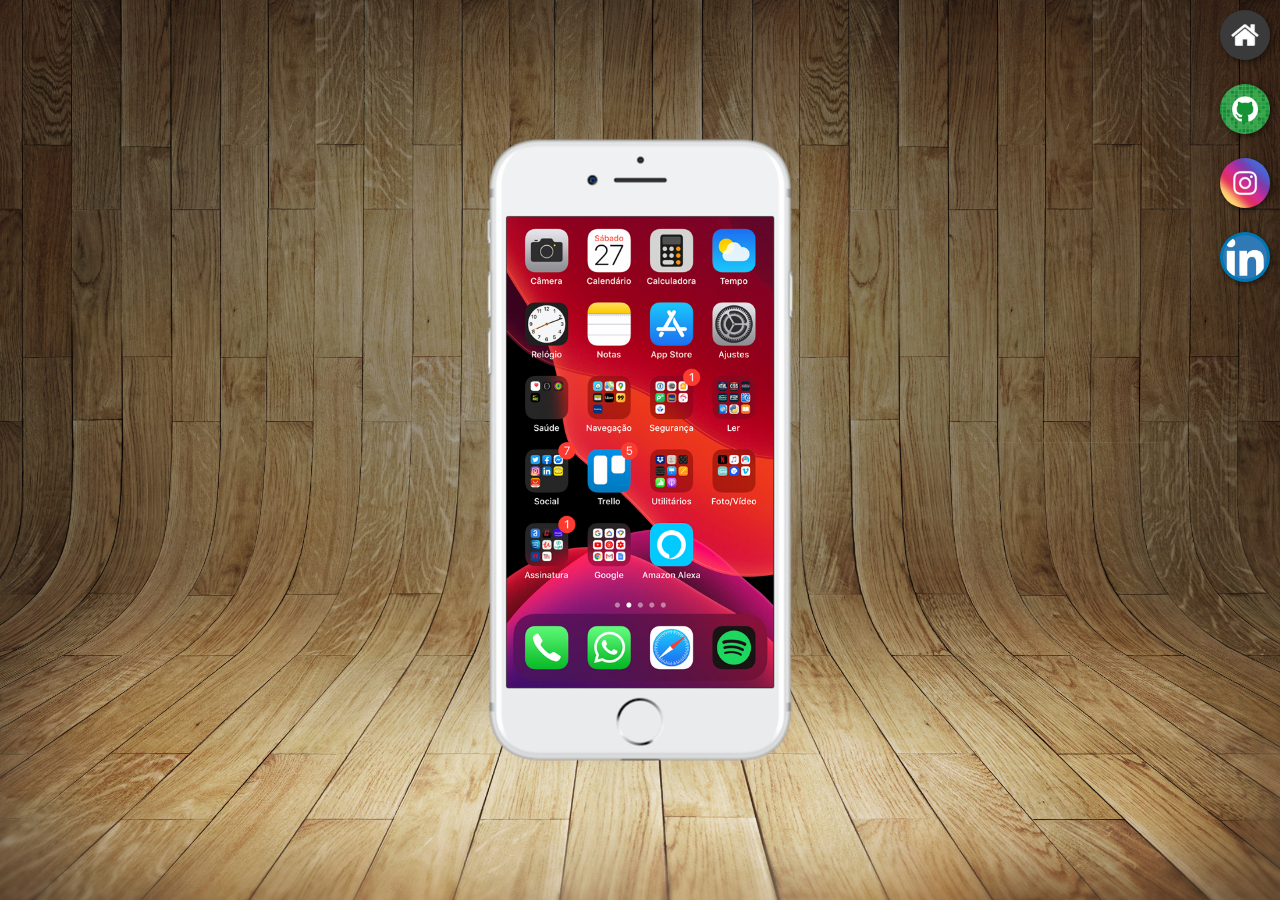
<file: index.html>
<!DOCTYPE html>
<html lang="pt-br">
<head>
    <meta charset="UTF-8">
    <meta name="viewport" content="width=device-width, initial-scale=1.0">
    <link rel="shortcut icon" href="favicon.ico" type="image/x-icon">
    <link rel="stylesheet" href="style/style.css">
    <title>Minhas Redes Sociais</title>
</head>
<body>
    <main>
        <section id="celular">
            <iframe src="home.html" name="home"  id="home" frameborder="0">
                Seu navegador não é compatível com este recurso.
            </iframe>
        </section>
        <section id="redes">
            <a href="home.html" target="home"><img src="images/logo-home.jpg" alt="Home"></a> <br>
            <a href="github.html" target="home"><img src="images/logo-github.jpg" alt="GitHub"></a> <br>
            <a href="instagram.html" target="home"><img src="images/logo-instagram.jpg" alt="Instagram"></a> <br>
            <a href="linkedin.html" target="home"><img src="images/logo-linkedin.jpg" alt="LinkedIn" id="linkedin"></a>
        </section>
    </main>
</body>
</html>
</file>
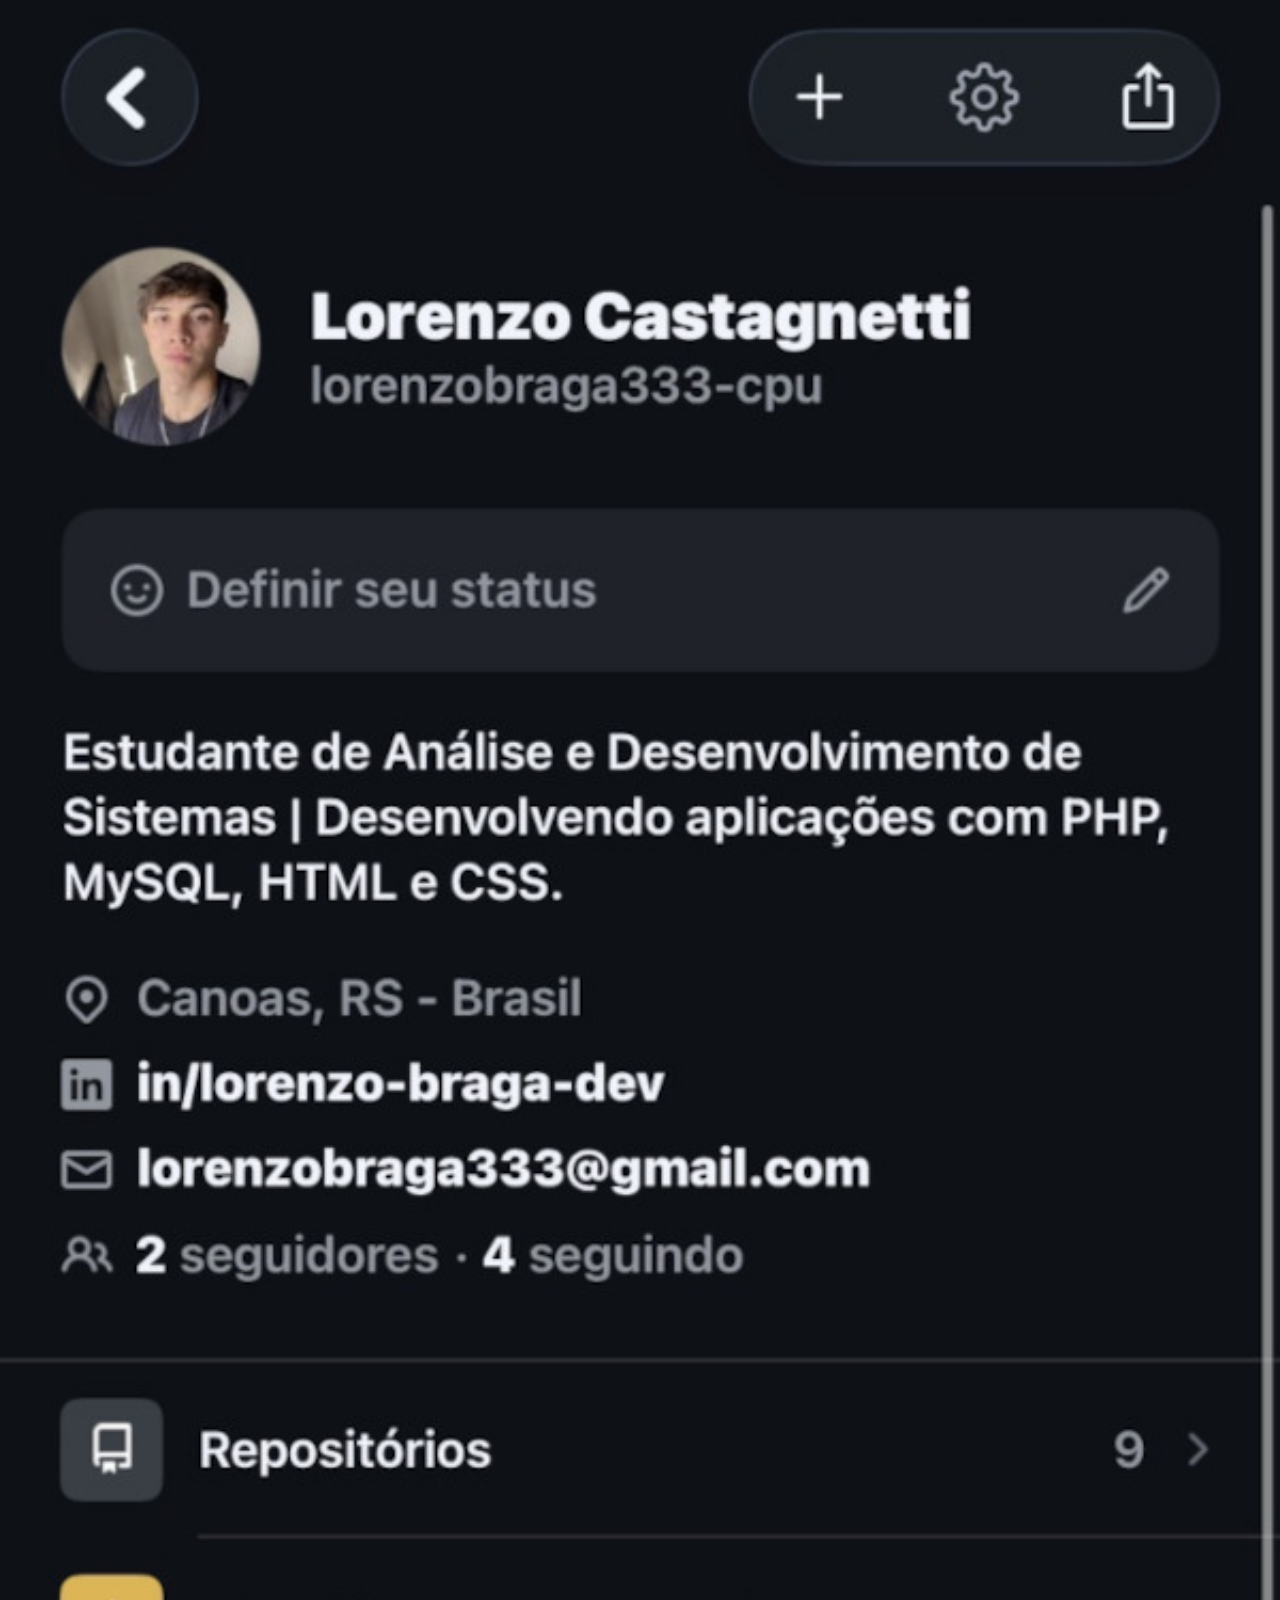
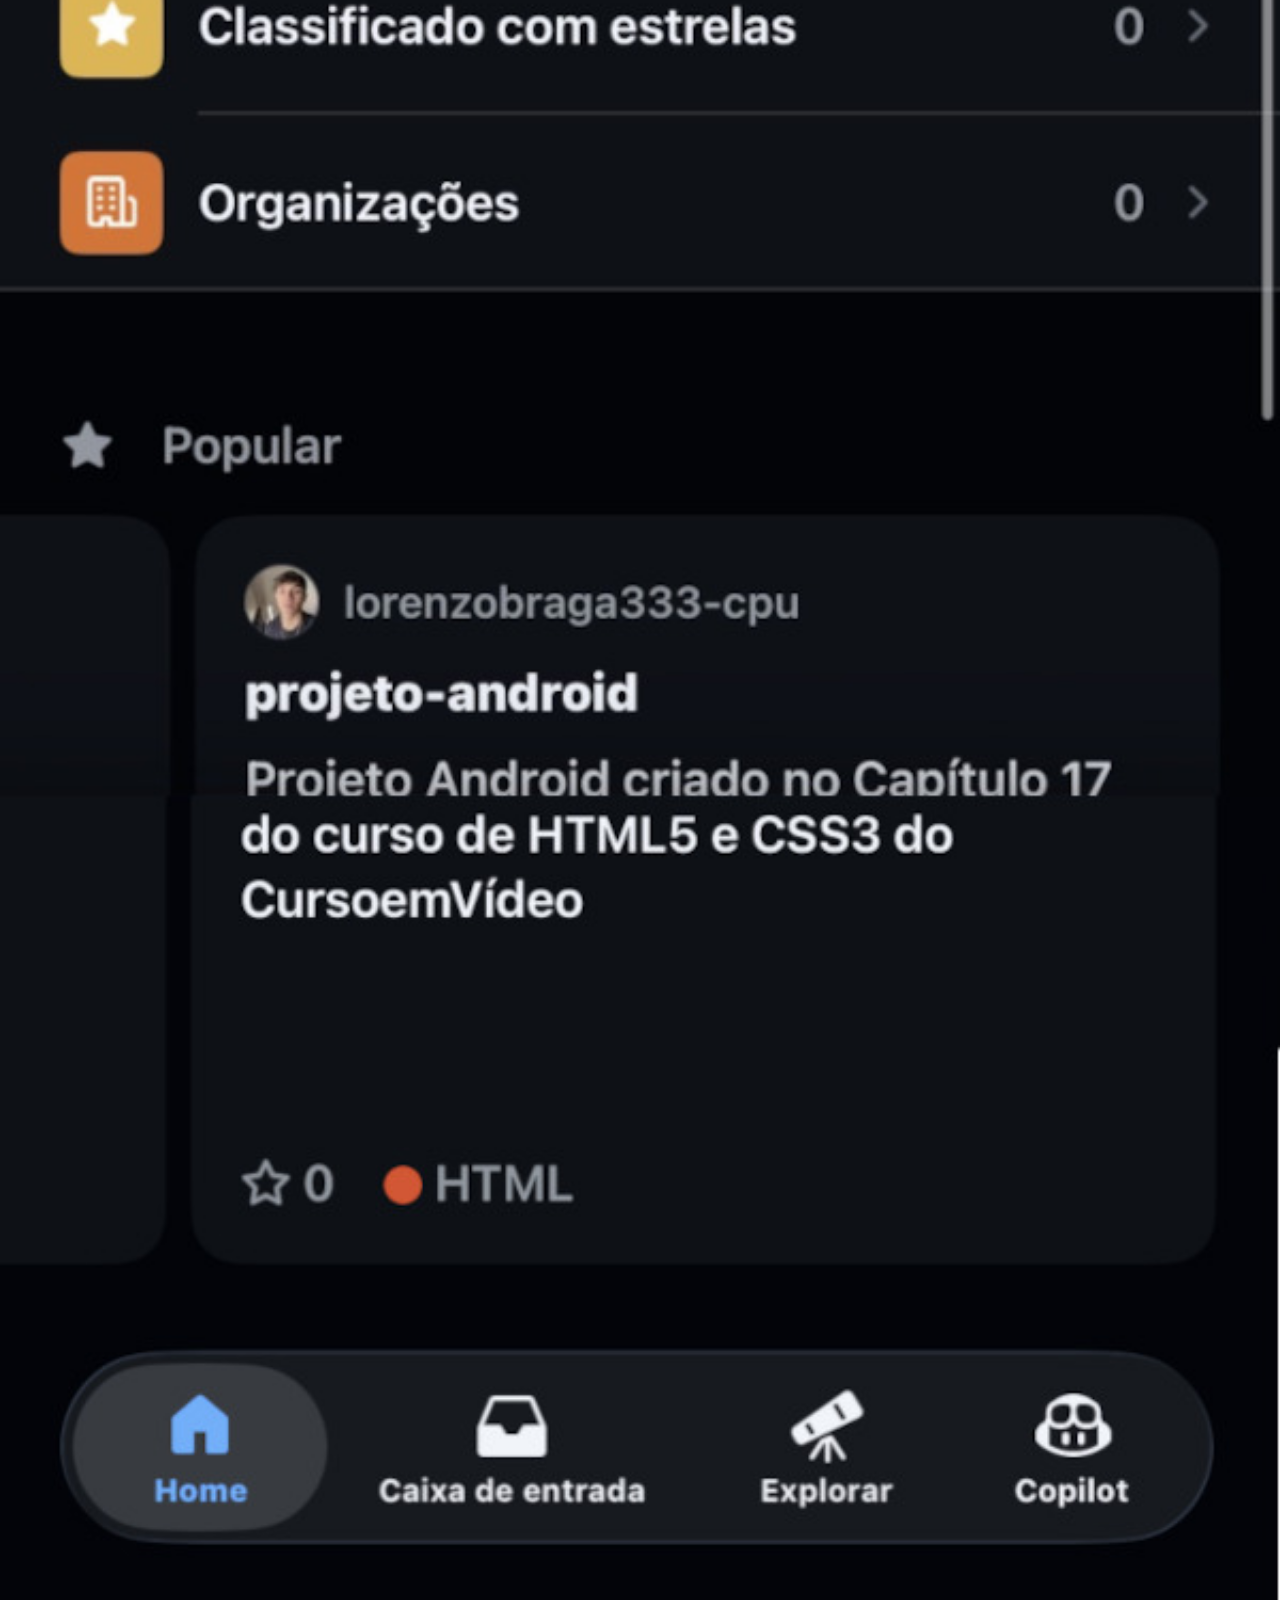
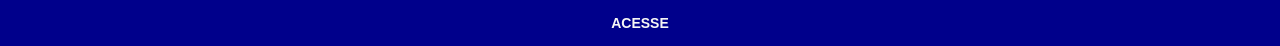
<file: github.html>
<!DOCTYPE html>
<html lang="pt-br">
<head>
    <meta charset="UTF-8">
    <meta name="viewport" content="width=device-width, initial-scale=1.0">
    <link rel="stylesheet" href="style/social.css">
    <title>GitHub</title>
</head>
<body>
    <img src="images/tela-github.jpg" alt="GitHub">
    <a href="https://github.com/lorenzobraga333-cpu" target="_blank">ACESSE</a>
</body>
</html>
</file>
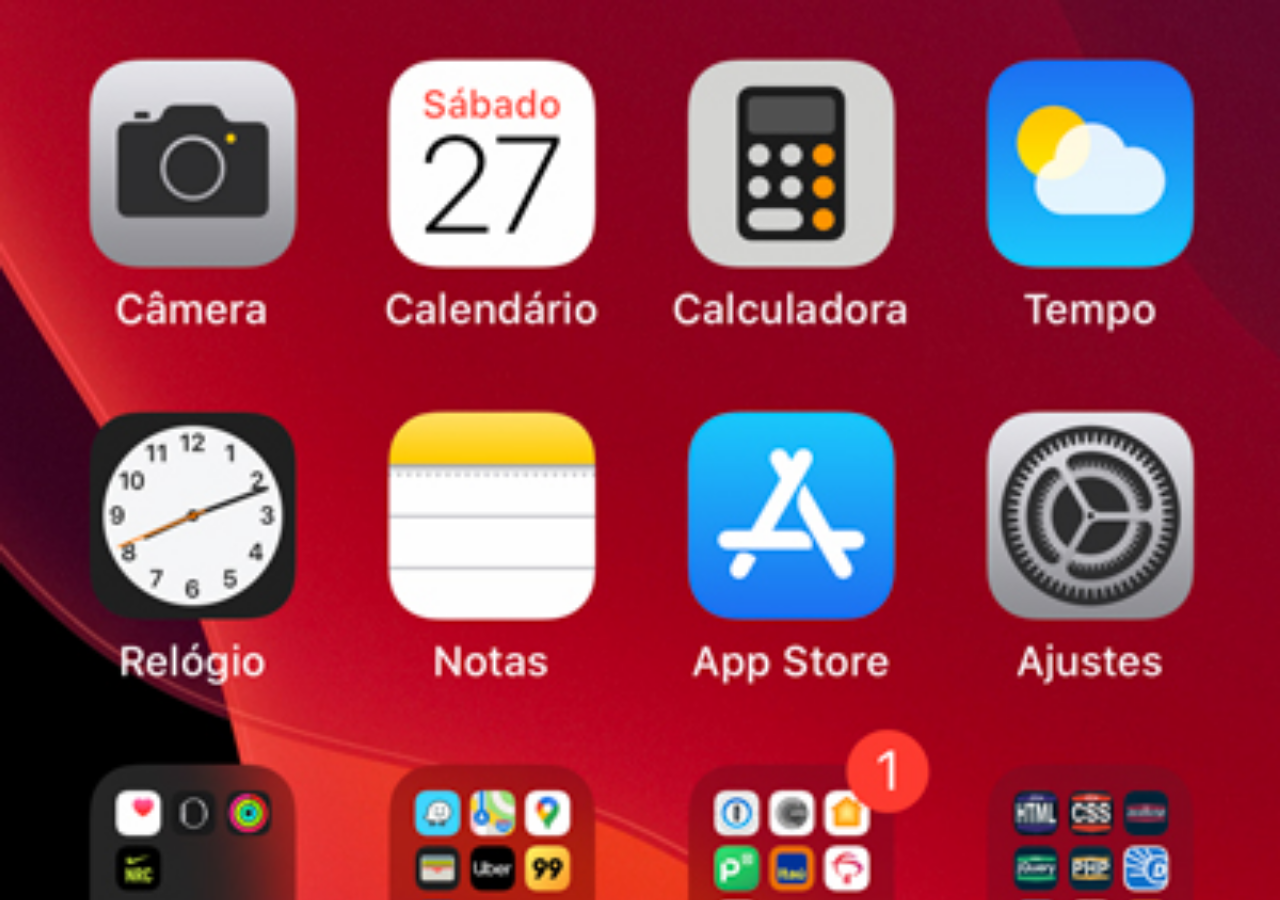
<file: home.html>
<!DOCTYPE html>
<html lang="pt-br">
<head>
    <meta charset="UTF-8">
    <meta name="viewport" content="width=device-width, initial-scale=1.0">
    <title>Home</title>
</head>
<style>
    * {
        margin: 0px;
        padding: 0px;
    }

    body {
        width: 100vw;
        height: 100vh;
        background: black url('images/tela-home.jpg') no-repeat top center / cover;
    }
</style>
<body>
    
</body>
</html>
</file>
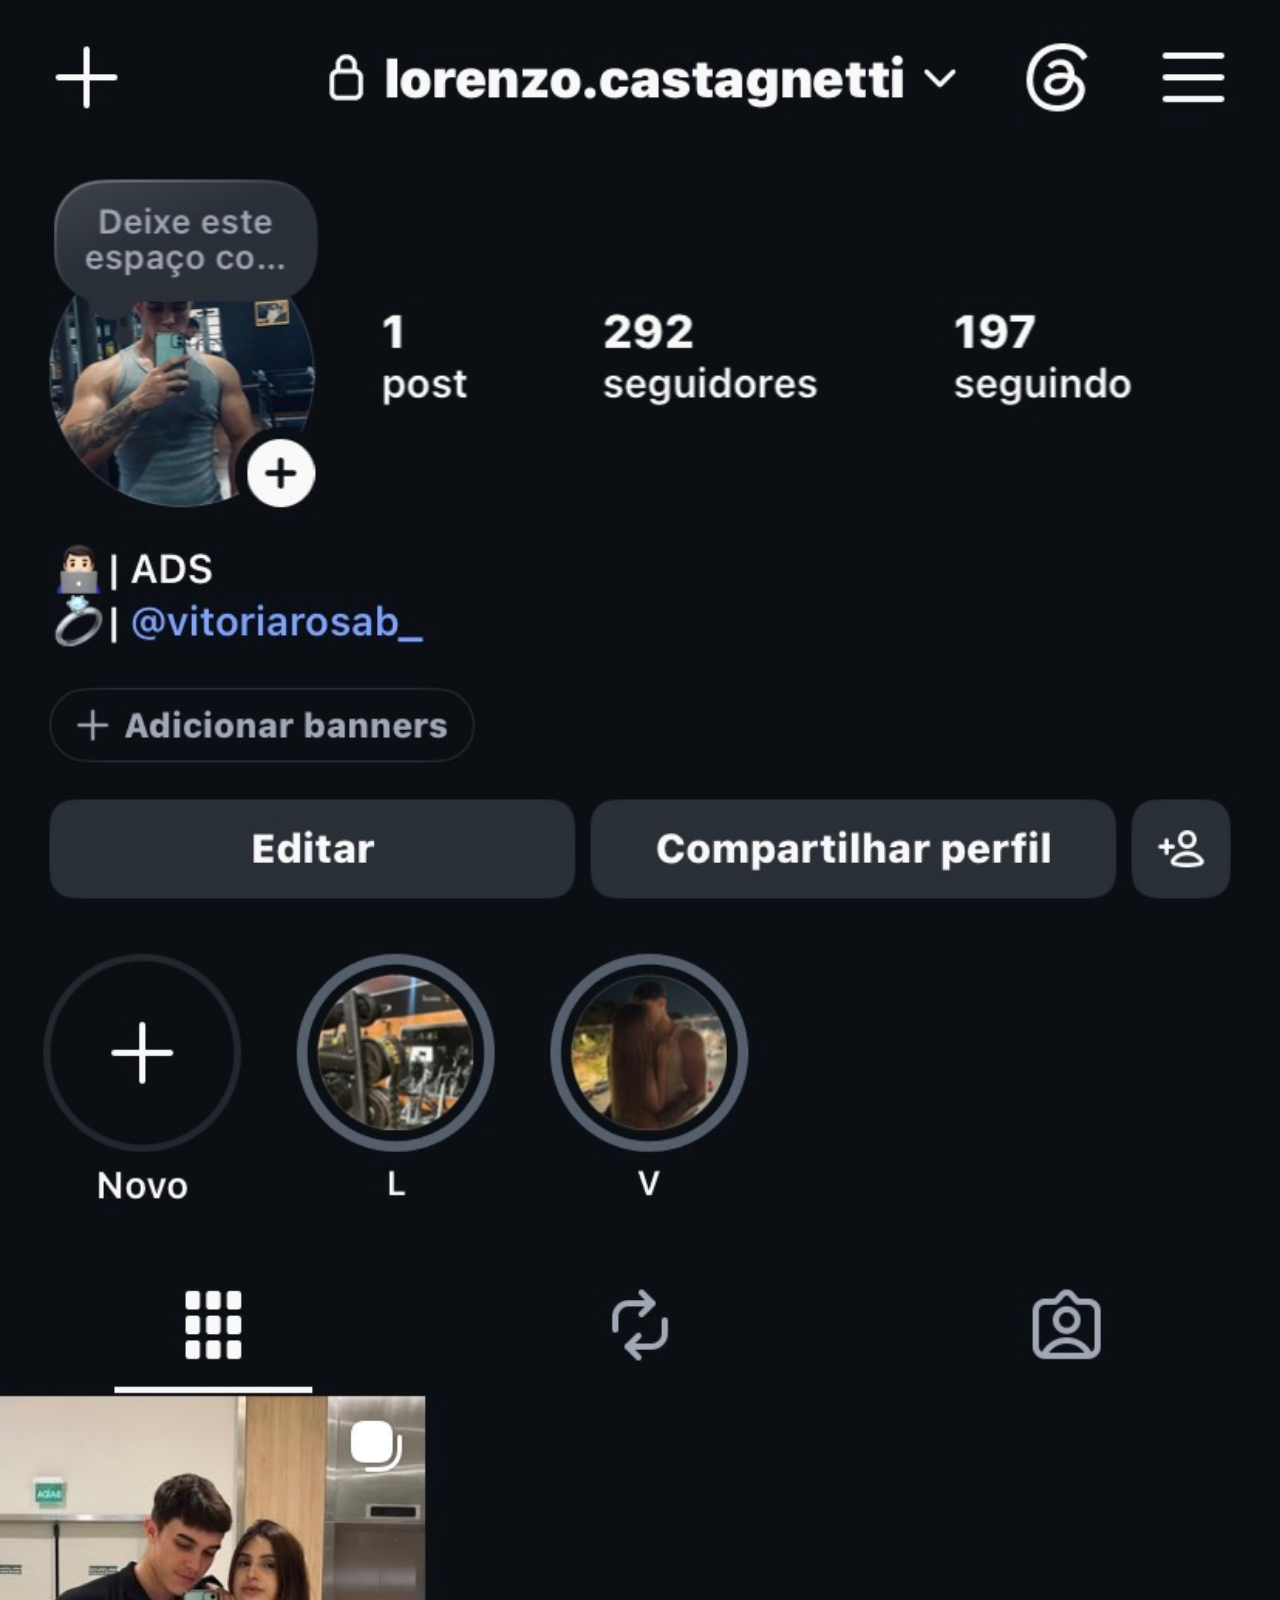
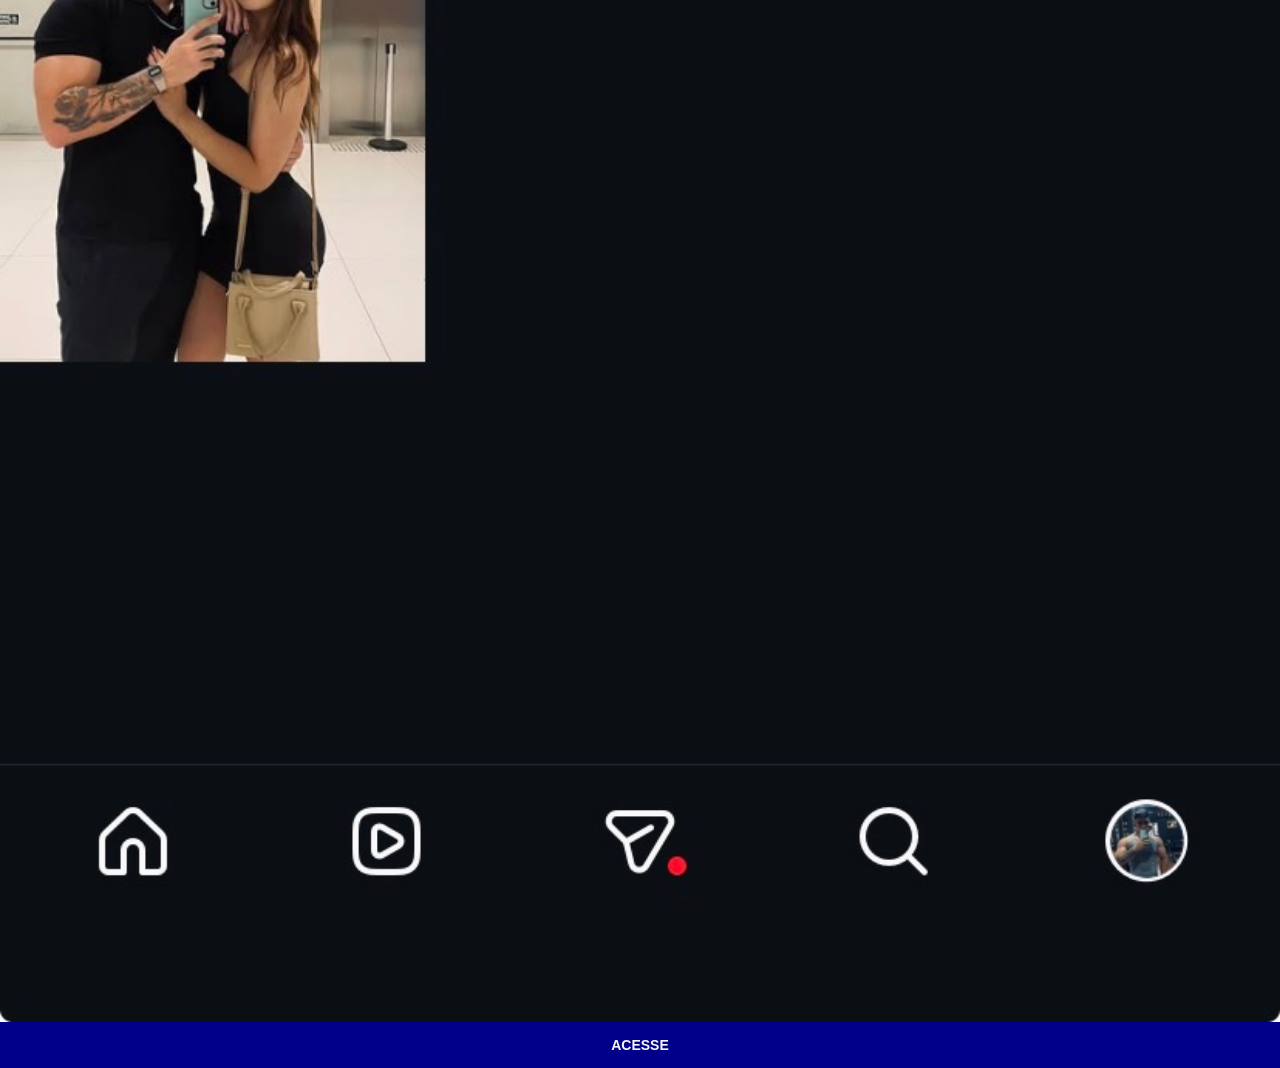
<file: instagram.html>
<!DOCTYPE html>
<html lang="pt-br">
<head>
    <meta charset="UTF-8">
    <meta name="viewport" content="width=device-width, initial-scale=1.0">
    <link rel="stylesheet" href="style/social.css">
    <title>Instagram</title>
</head>
<body>
    <img src="images/tela-instagram.jpeg" alt="Instagram">
    <a href="https://www.instagram.com/lorenzo.castagnetti/" target="_blank">ACESSE</a>
</body>
</html>
</file>
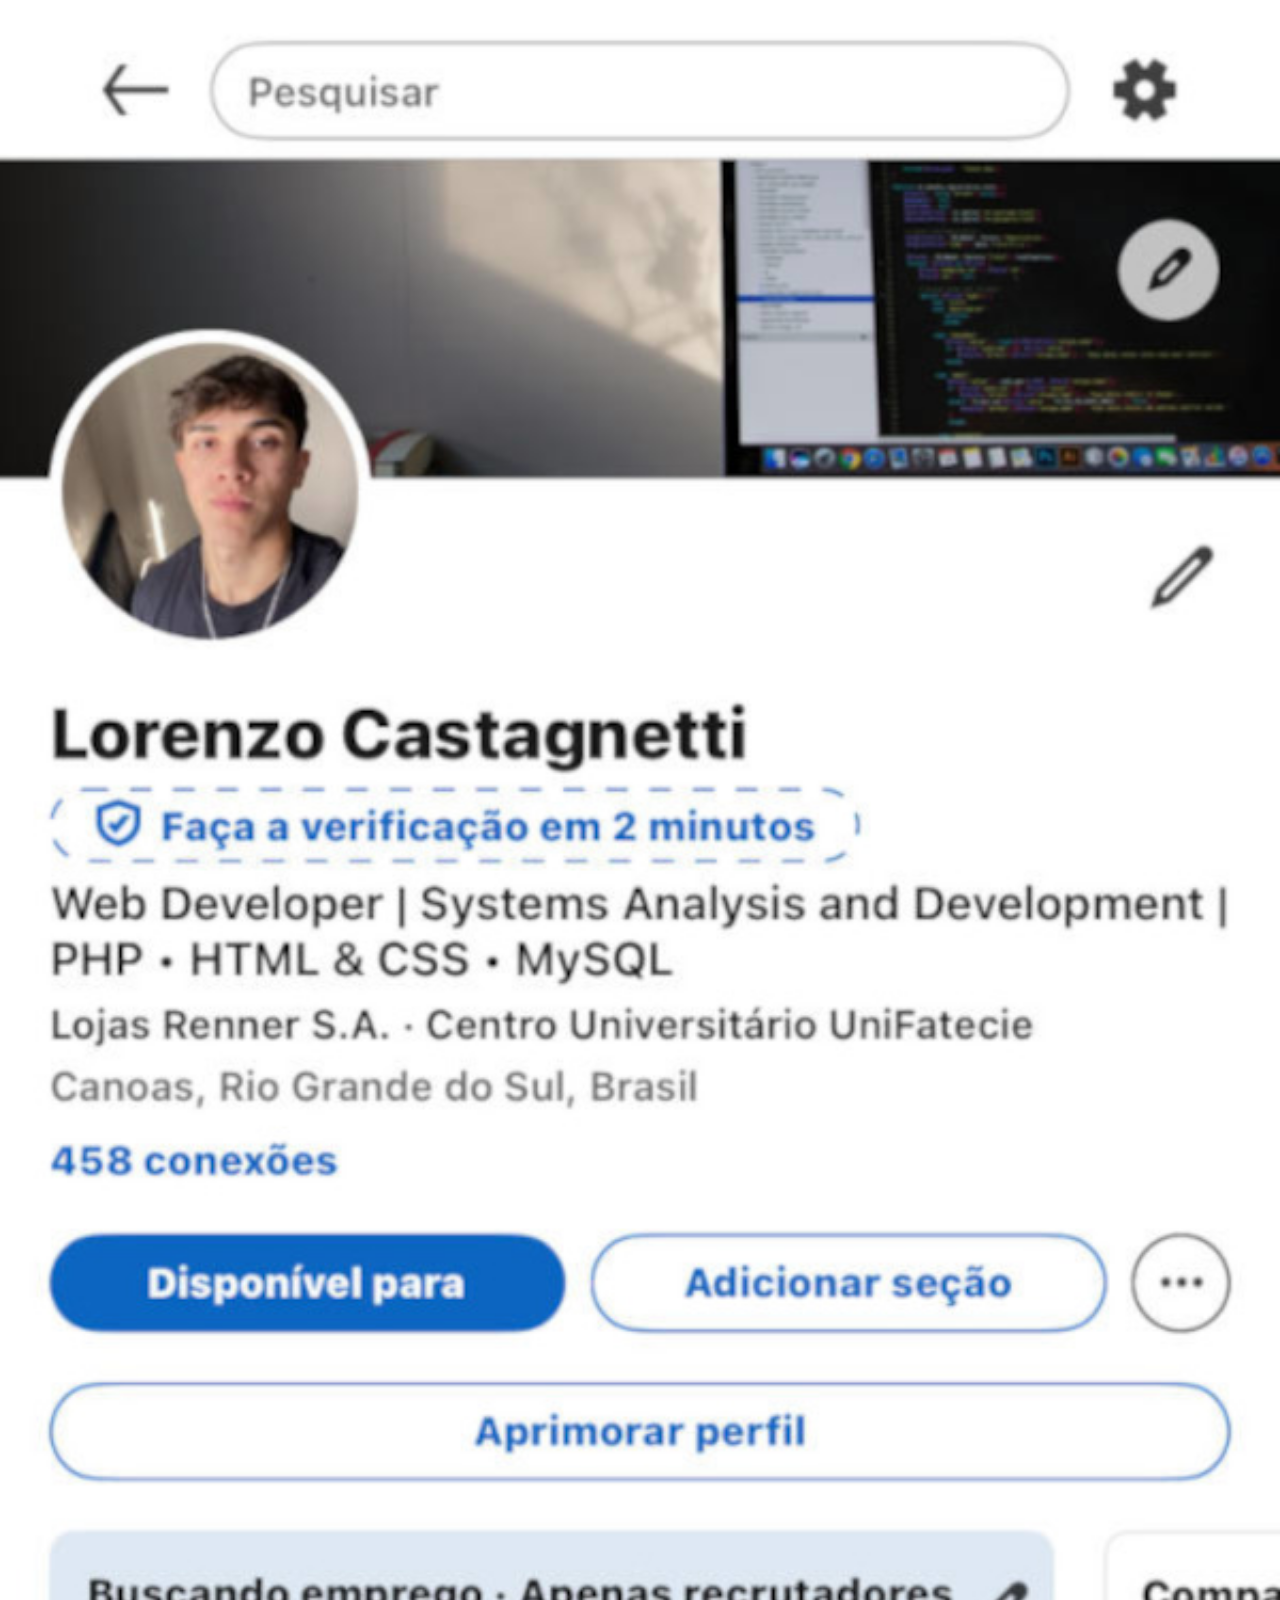
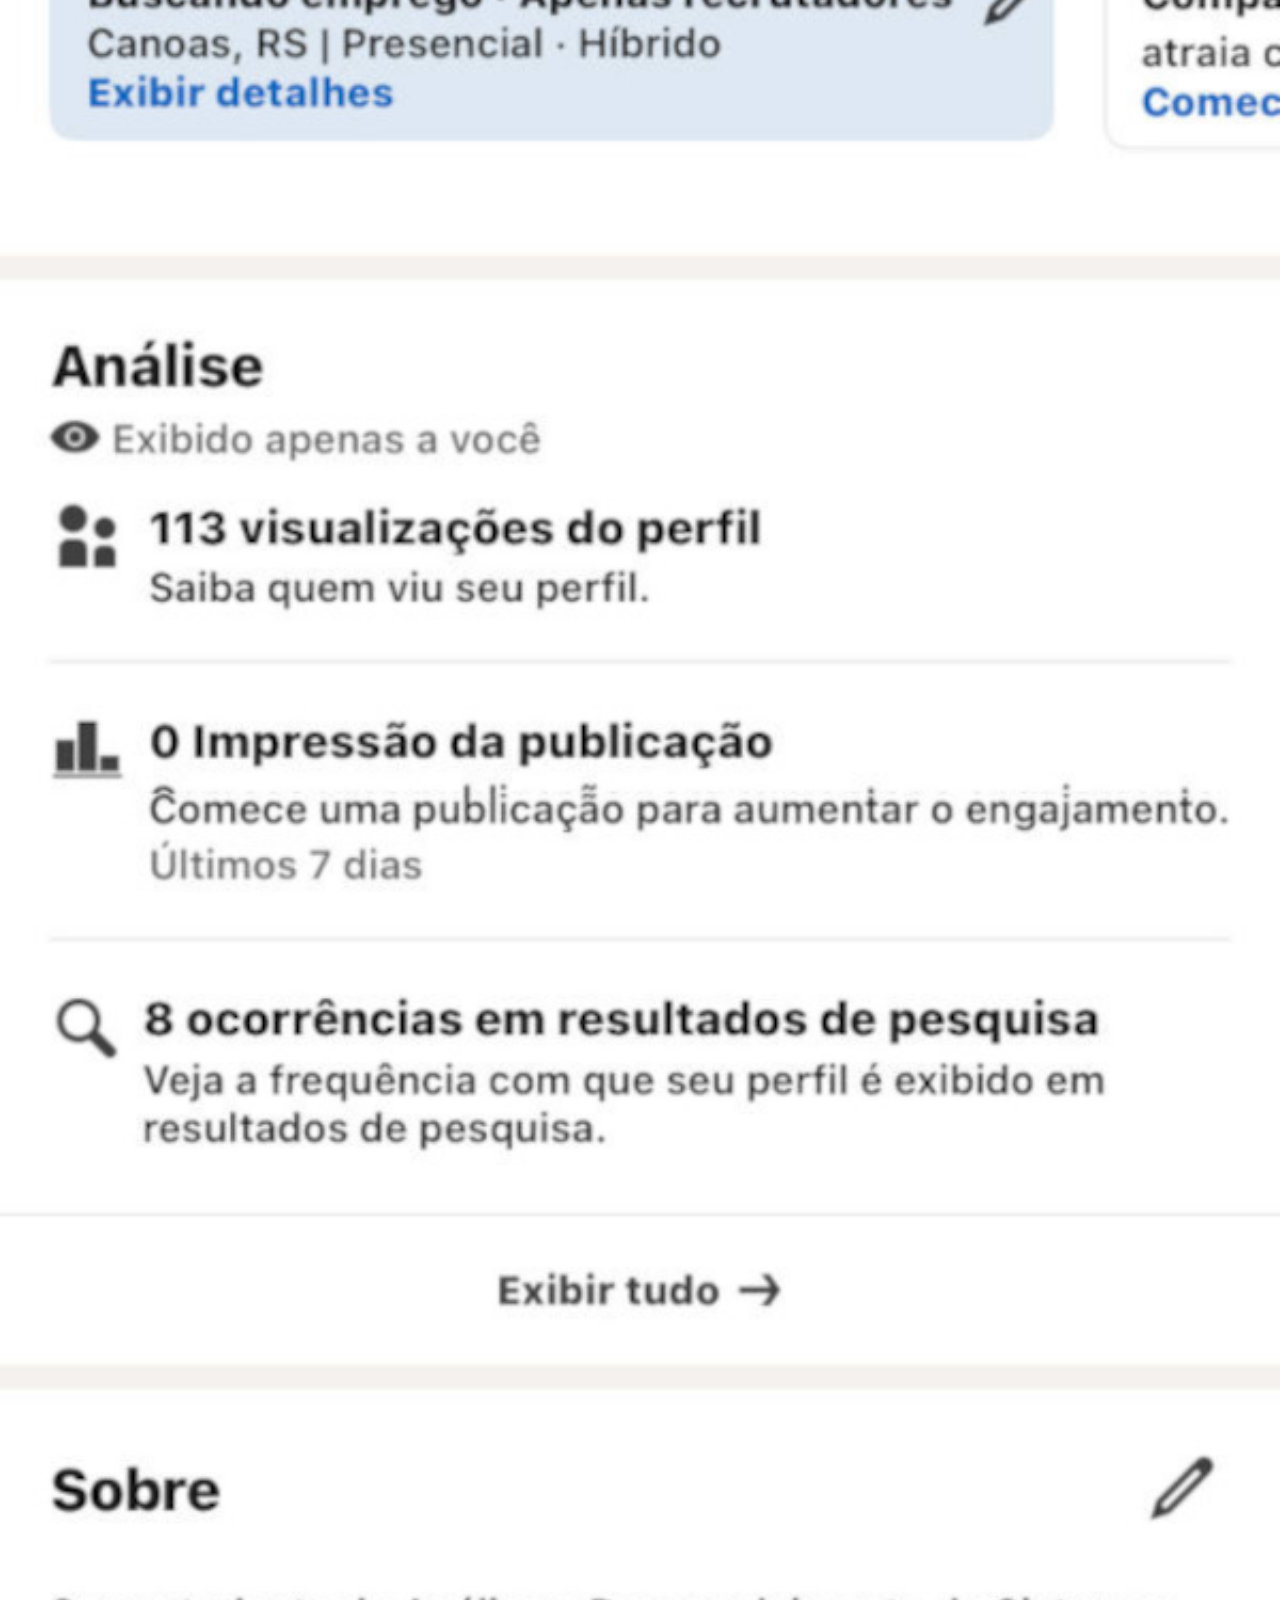
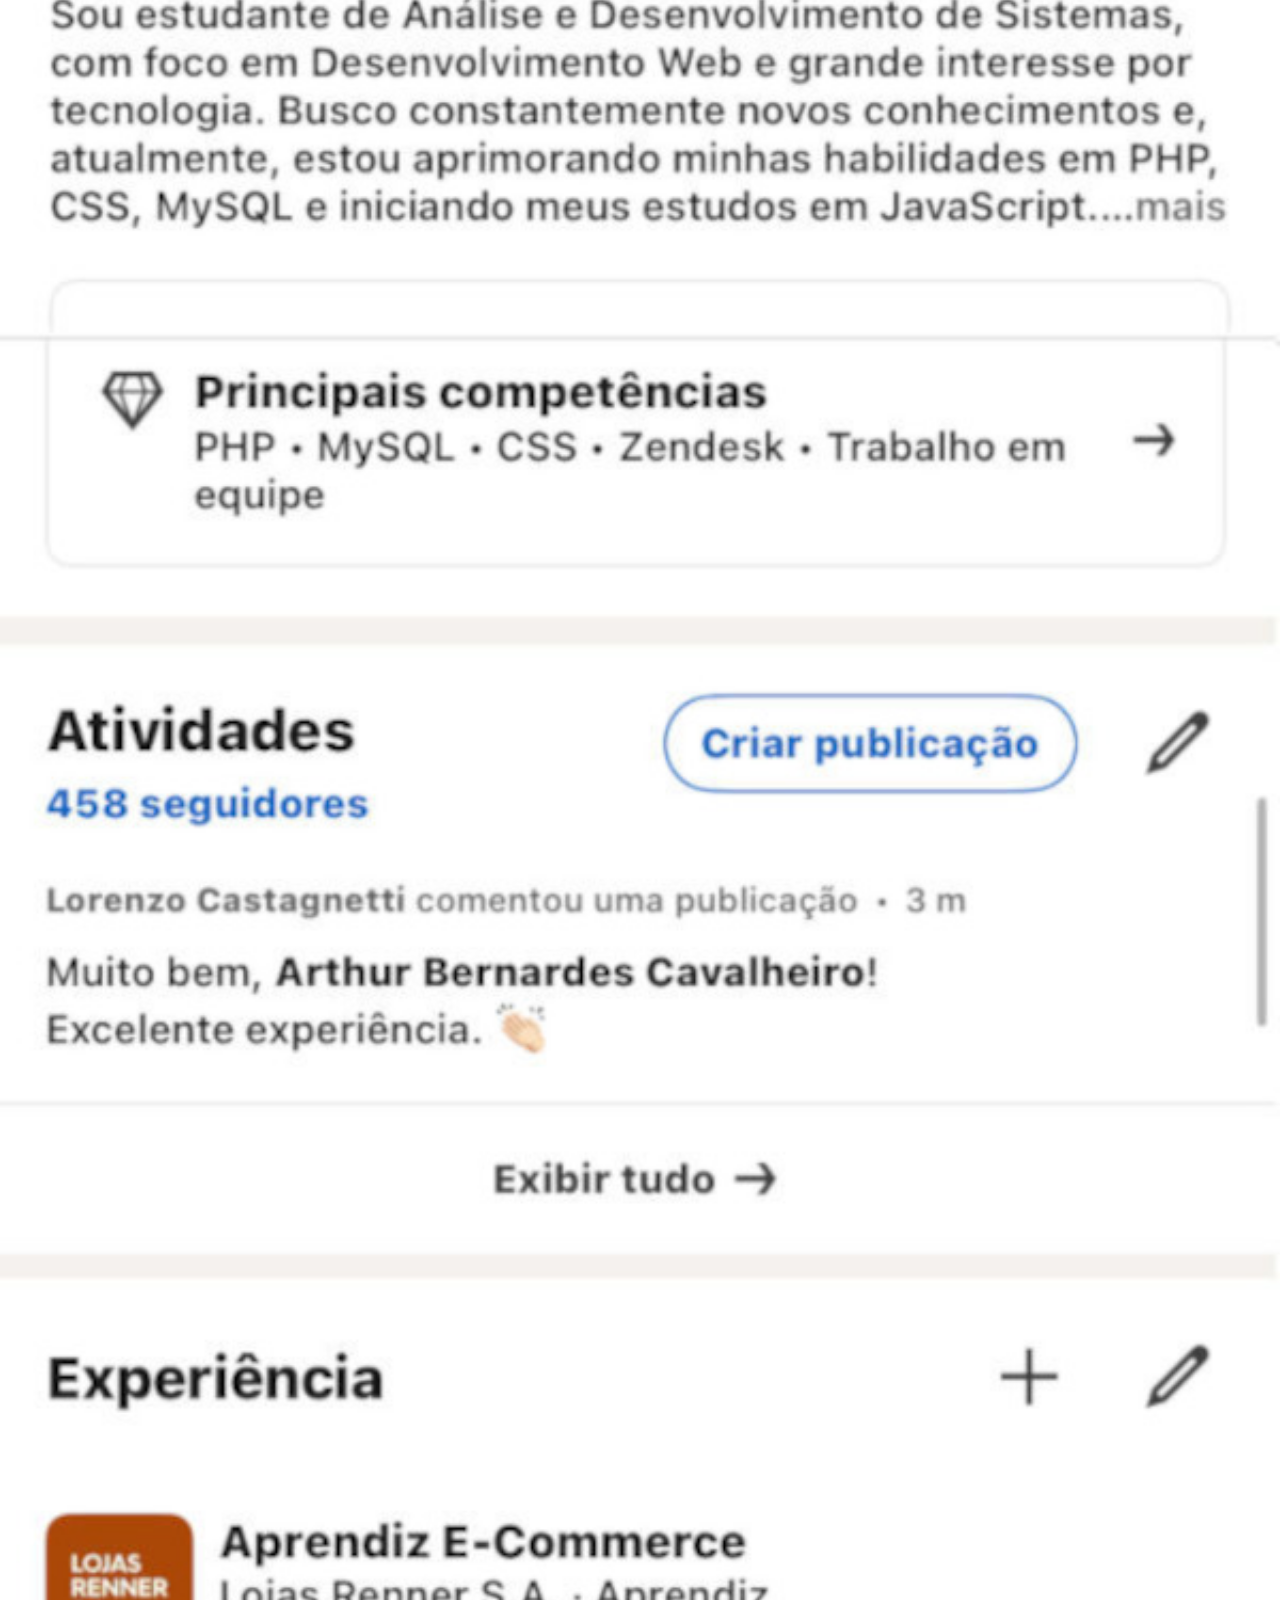
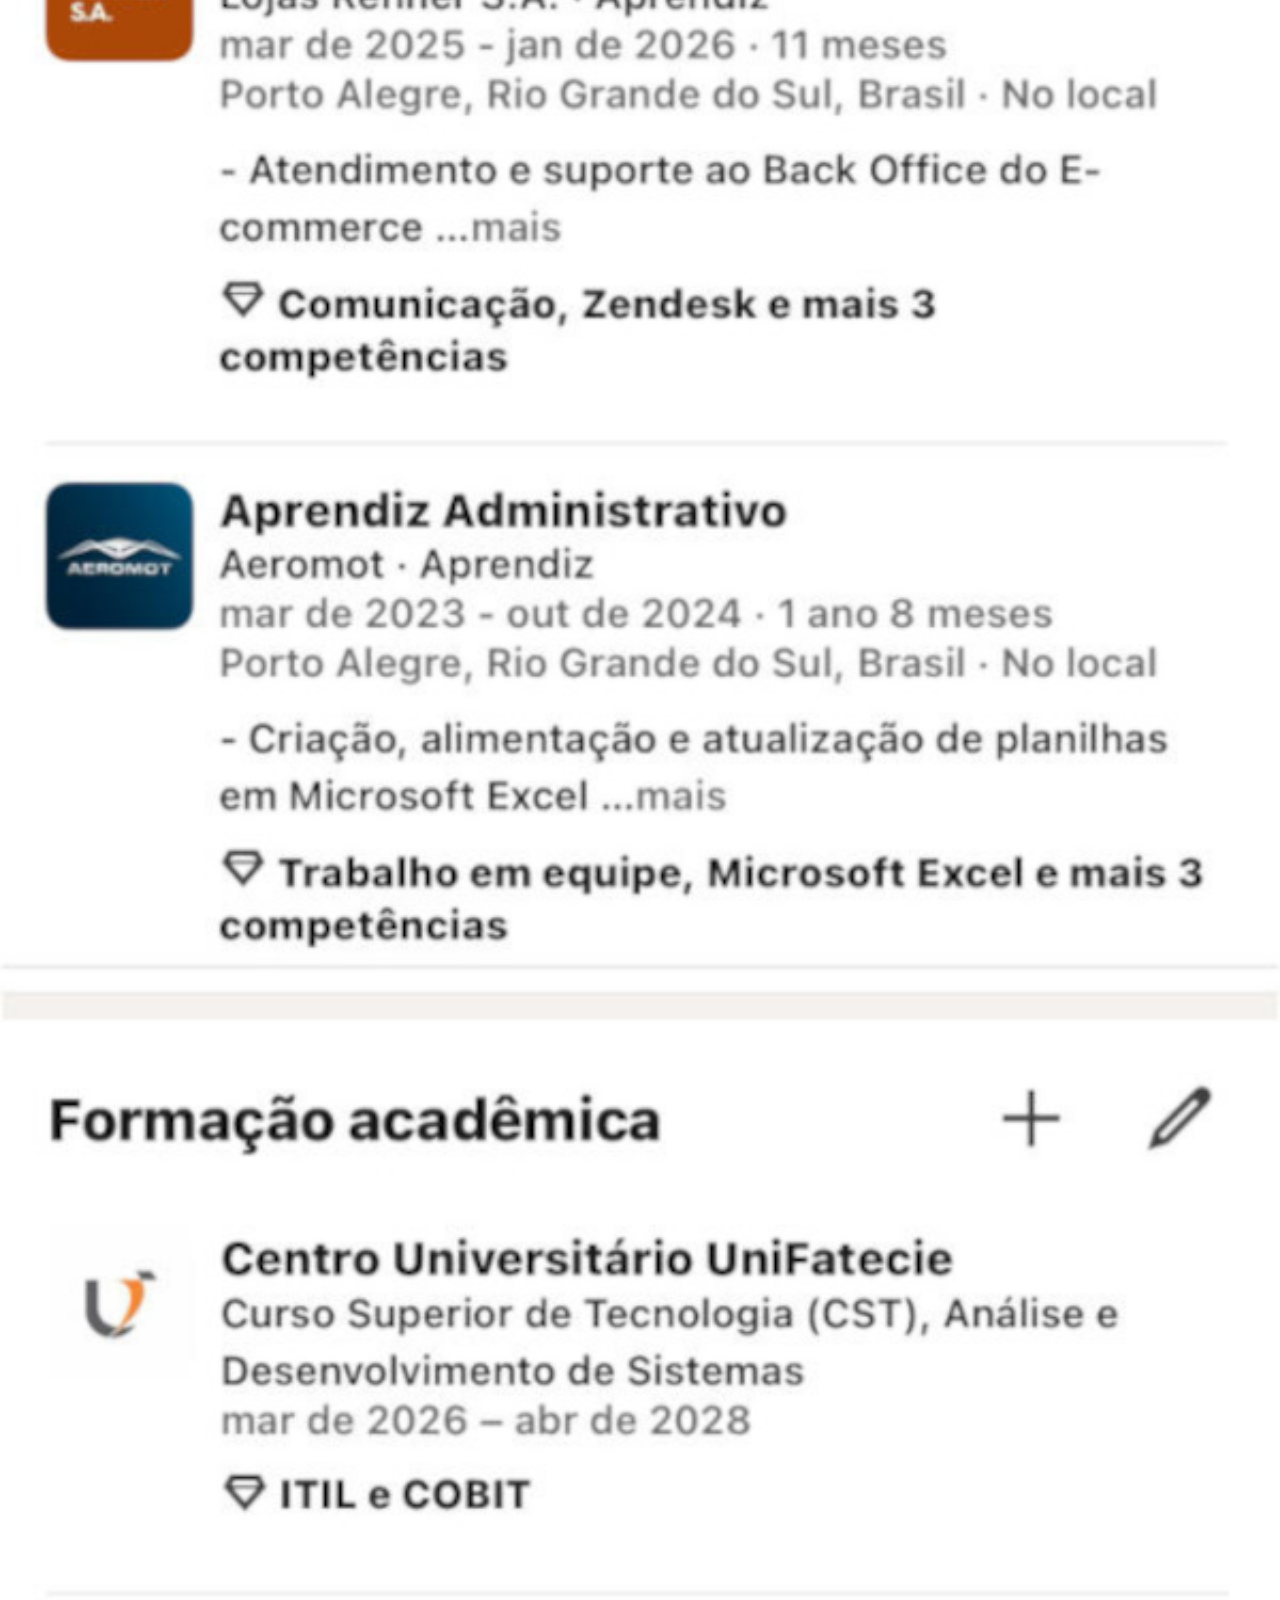
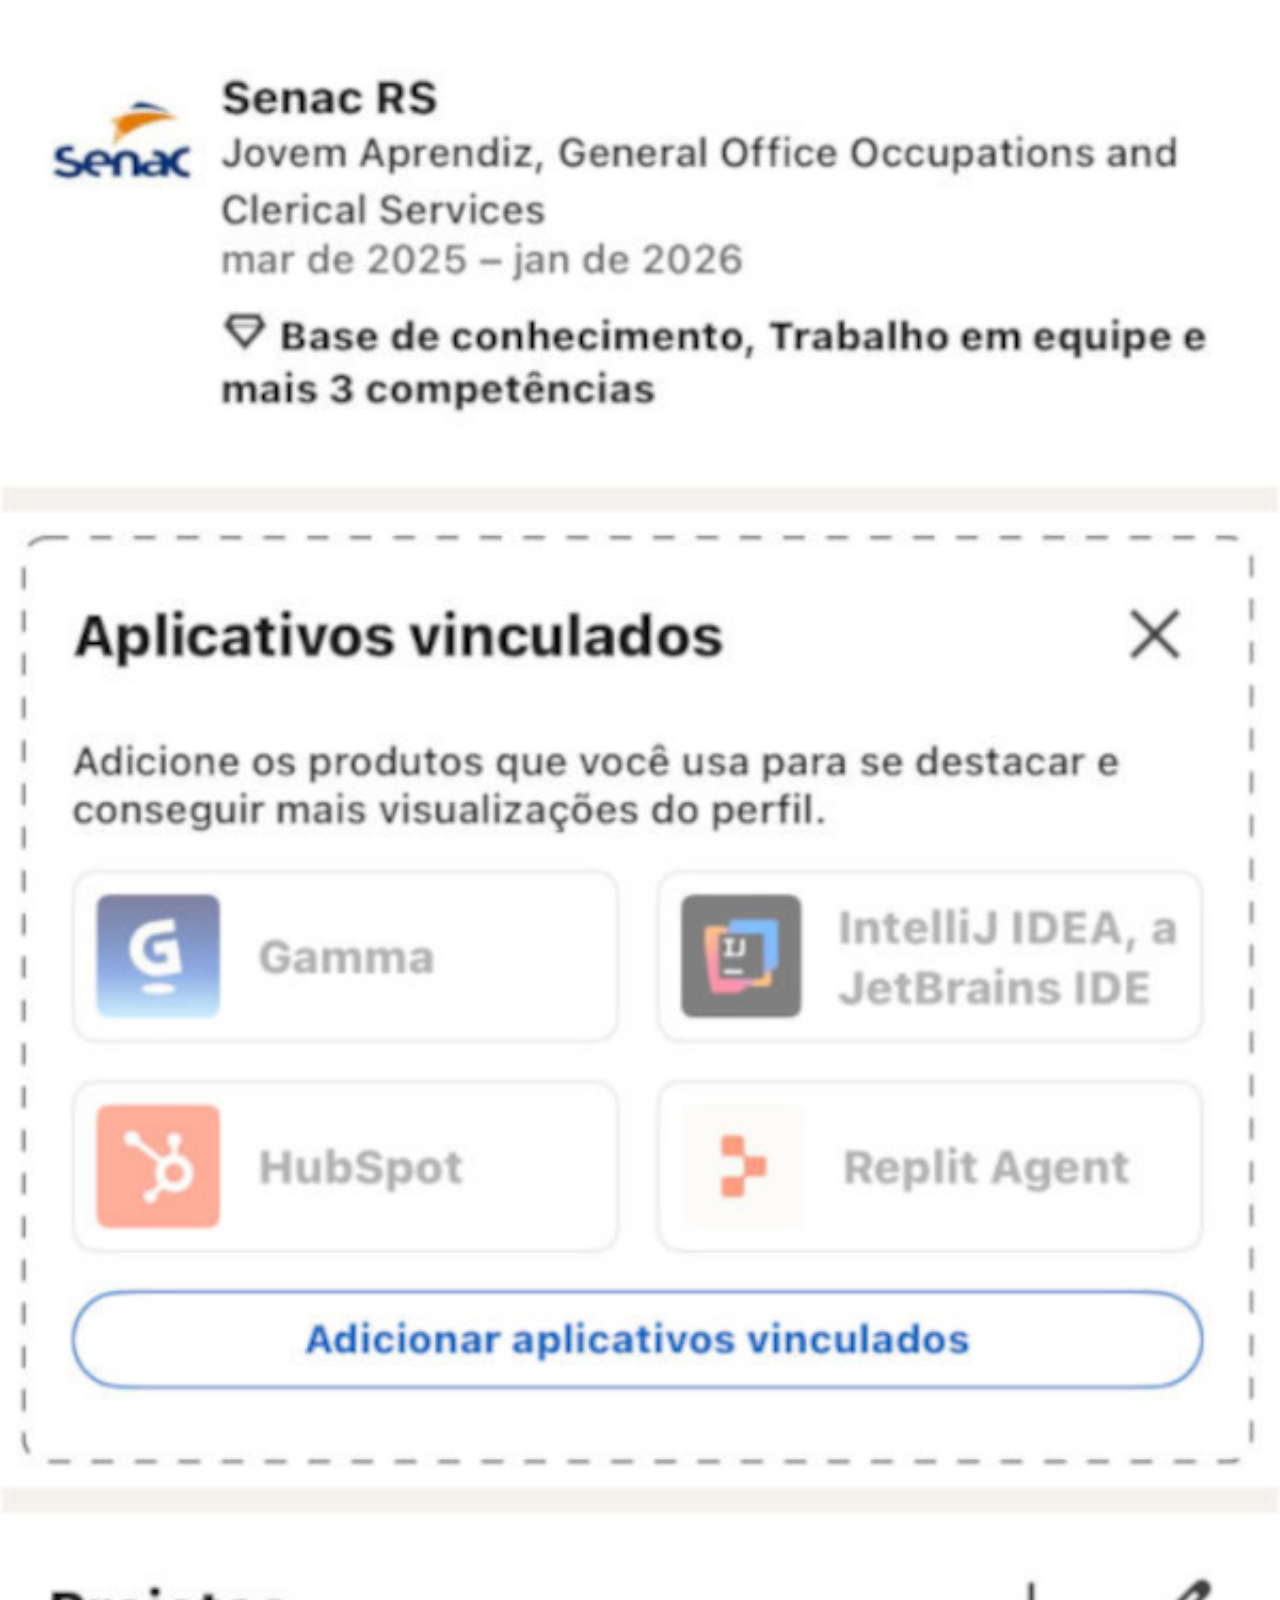
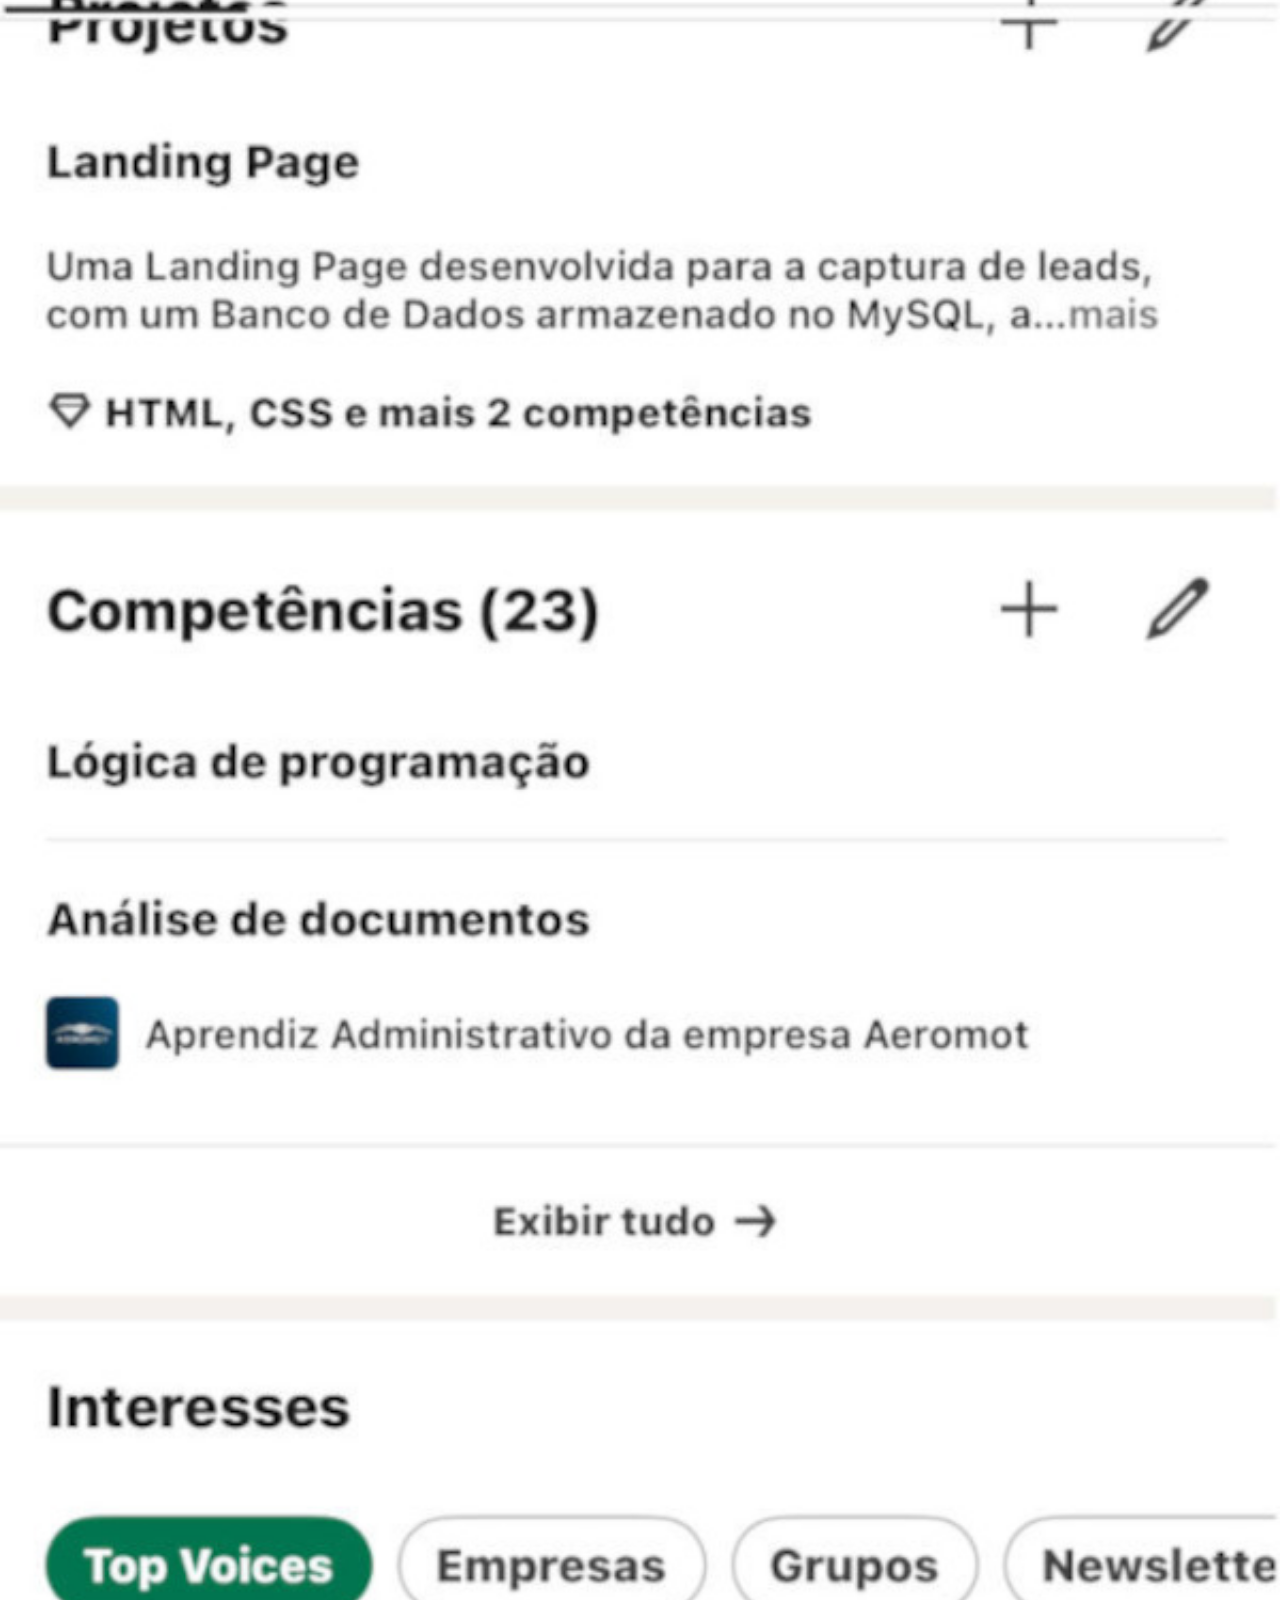
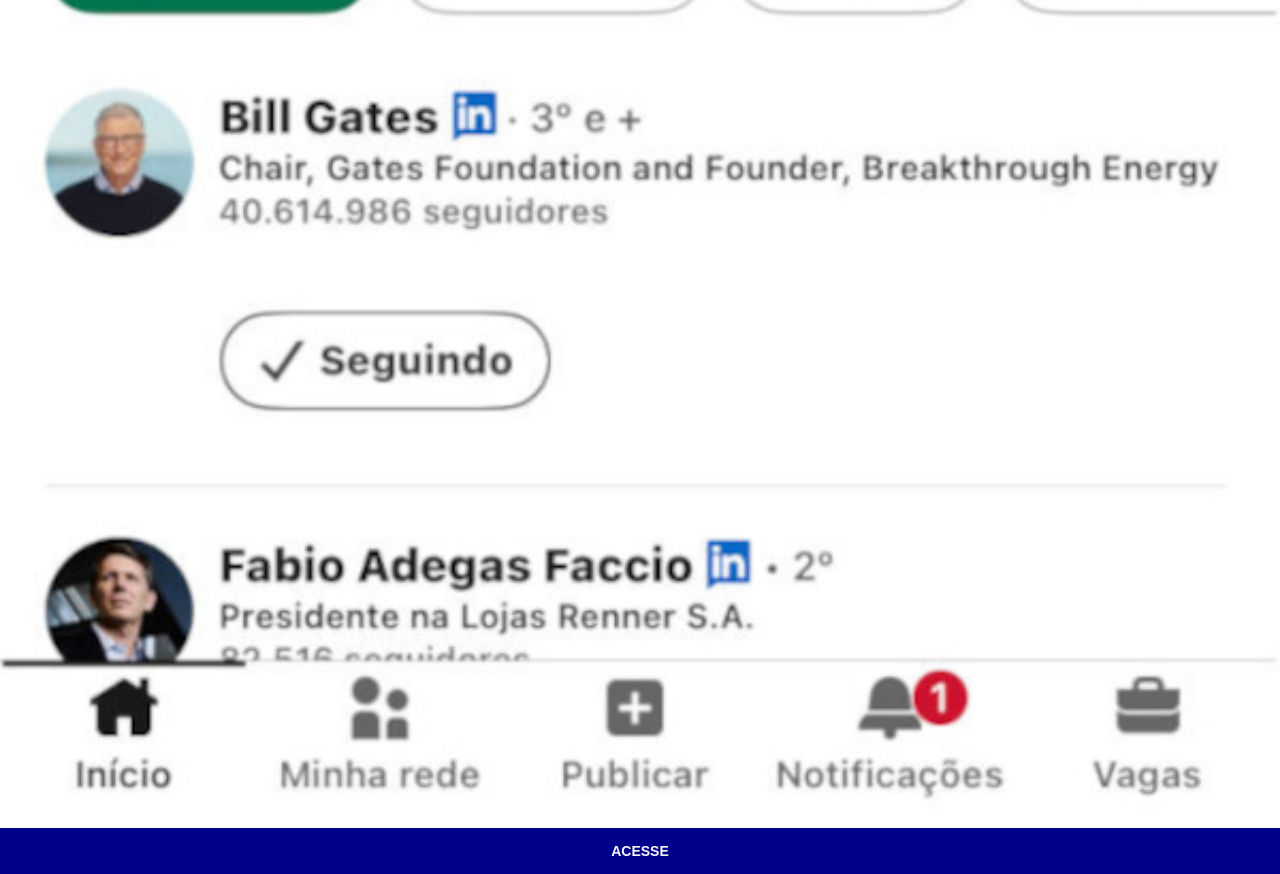
<file: linkedin.html>
<!DOCTYPE html>
<html lang="pt-br">
<head>
    <meta charset="UTF-8">
    <meta name="viewport" content="width=device-width, initial-scale=1.0">
    <link rel="stylesheet" href="style/social.css">
    <title>LinkedIn</title>
</head>
<body>
    <img src="images/tela-linkedin.jpg" alt="GitHub">
    <a href="https://wwww.linkedin.com/in/lorenzo-braga-dev" target="_blank">ACESSE</a>
</body>
</html>
</file>
<file: style/style.css>
@charset "UTF-8";

* {
    margin: 0px;
    padding: 0px;
    font-family: Arial, Helvetica, sans-serif;
}

html, body {
    height: 100vh;
    width: 100vw;
    background-color: black;
}

body {
    background: url('../images/fundo-madeira.jpg') no-repeat top center / cover;
}

main {
    height: 100vh;
    position: relative;
}

#celular {
    height: 627px;
    width: 311px;
    background: url('../images/frame-iphone.png') no-repeat center center / contain;
    position: absolute;
    top: 50%;
    left: 50%;
    transform: translate(-50%, -50%);
}

#home {
    position: relative;
    top: 80px;
    left: 22px;
    width: 267px;
    height: 471px;
}

#redes {
    text-align: right;
}

#redes > a > img {
    border-radius: 50%;
    width: 50px;
    margin: 10px;
    box-shadow: 2px 2px 5px 1px rgba(0, 0, 0, 0.400);
    box-sizing: border-box;
}

#redes img:hover{
    border: 2px solid rgba(255, 255, 255, 0.644);
    transition: .2s, border .4s;
}

#linkedin {
  padding: 3px;
  background-color: #0077b5;
}
</file>
<file: style/social.css>
@charset "UTF-8";

* {
        margin: 0px;
        padding: 0px;
        font-family: Arial, Helvetica, sans-serif;
    }

    ::-webkit-scrollbar {
        width: 0px;
        height: 0px;
    }

    img {
        width: 100vw;
    }

    a {
        display: block;
        background-color: darkblue;
        color: whitesmoke;
        font-weight: bold;
        font-size: 14px;
        padding: 15px;
        text-align: center;
        text-decoration: none;
        transition: .1s;
        margin-top: -4px;
    }

    a:hover{
        background-color: rgb(1, 1, 97);
        color: rgba(255, 255, 255, 0.788);
    }
</file>
